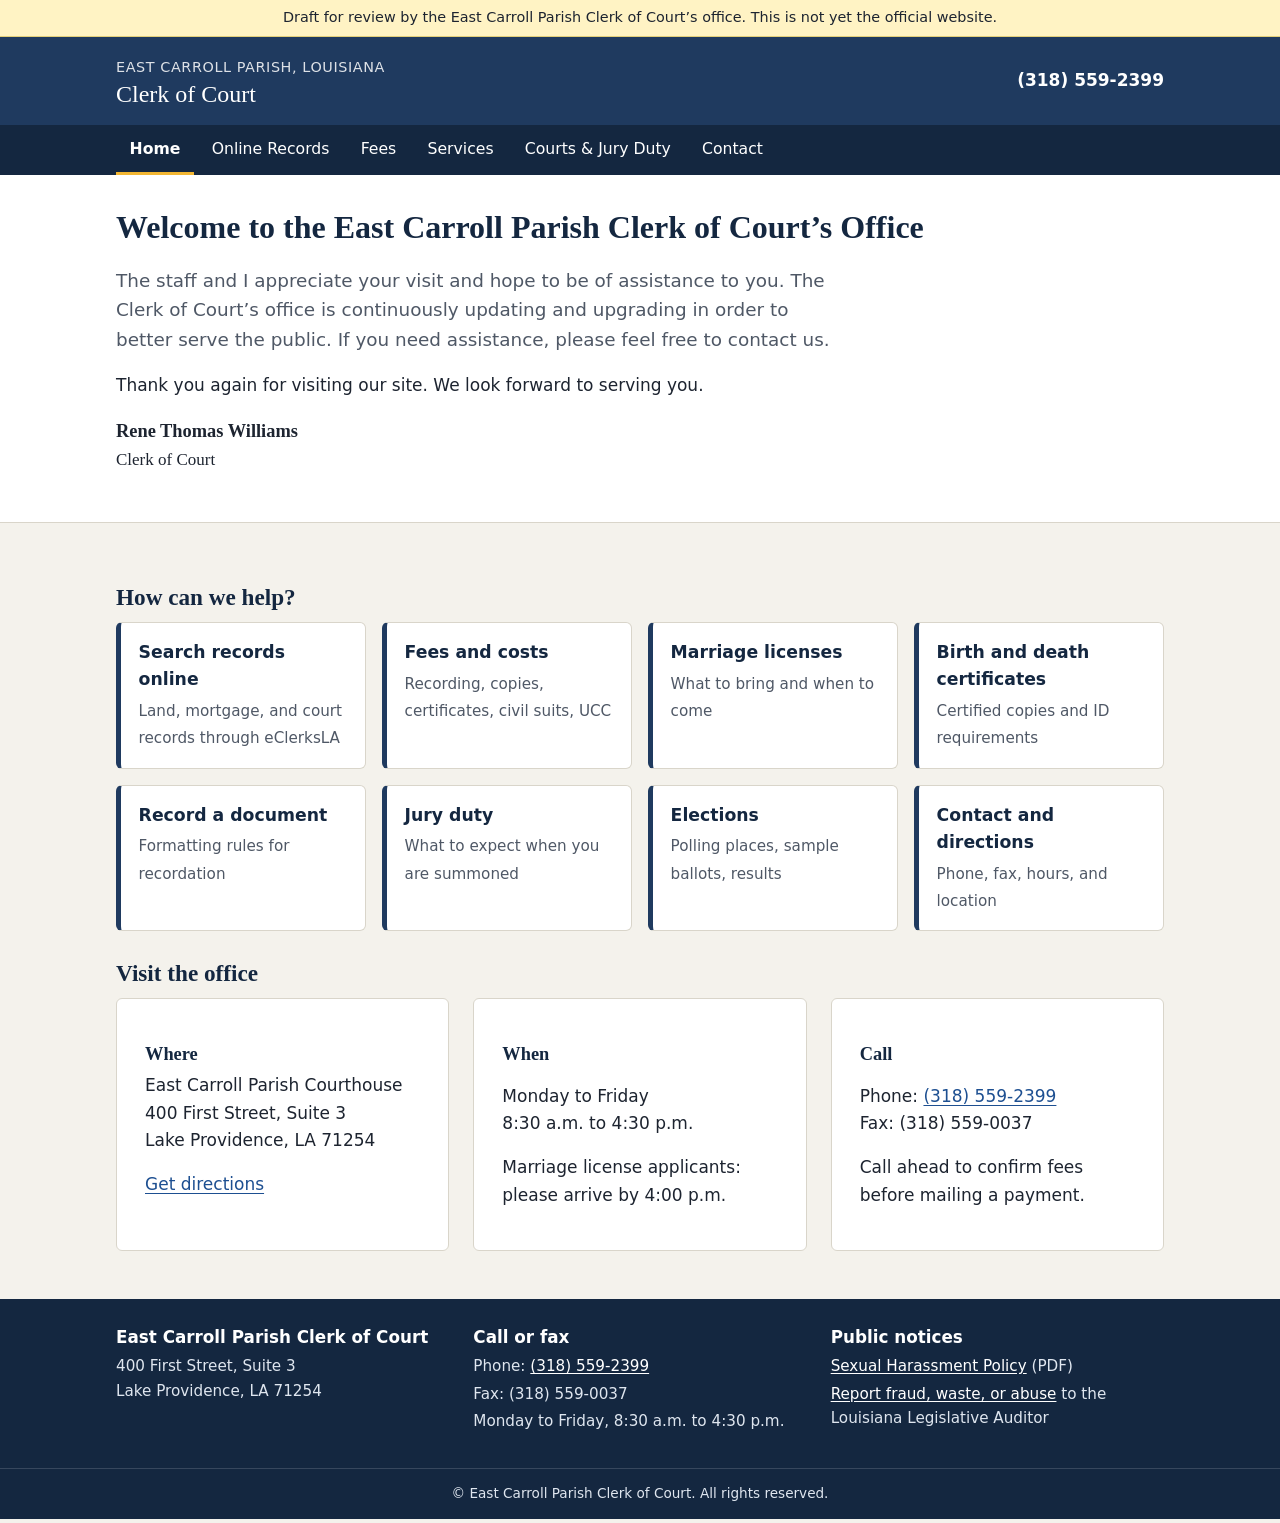
<file: clerk-site/index.html>
<!DOCTYPE html>
<html lang="en">
<head>
<meta charset="utf-8">
<meta name="viewport" content="width=device-width, initial-scale=1">
<title>East Carroll Parish Clerk of Court | Lake Providence, Louisiana</title>
<meta name="description" content="Official information for the East Carroll Parish Clerk of Court: records, fees, marriage licenses, certificates, jury duty, and elections.">
<link rel="stylesheet" href="styles.css">
</head>
<body>
<a class="skip-link" href="#main">Skip to main content</a>
<div class="draft-banner" role="note">Draft for review by the East Carroll Parish Clerk of Court&rsquo;s office. This is not yet the official website.</div>
<header class="site-header">
  <div class="wrap">
    <a class="brand" href="index.html">
      <span class="brand-sub">East Carroll Parish, Louisiana</span>
      <span class="brand-name">Clerk of Court</span>
    </a>
    <a class="header-phone" href="tel:+13185592399">(318) 559-2399</a>
  </div>
</header>
<nav class="site-nav" aria-label="Main">
  <ul>
    <li><a href="index.html" aria-current="page">Home</a></li>
    <li><a href="records.html">Online Records</a></li>
    <li><a href="fees.html">Fees</a></li>
    <li><a href="services.html">Services</a></li>
    <li><a href="court.html">Courts &amp; Jury Duty</a></li>
    <li><a href="contact.html">Contact</a></li>
  </ul>
</nav>
<section class="hero" aria-labelledby="welcome">
  <div class="wrap">
    <h1 id="welcome">Welcome to the East Carroll Parish Clerk of Court&rsquo;s Office</h1>
    <p class="lead">The staff and I appreciate your visit and hope to be of assistance to you. The Clerk of Court&rsquo;s office is continuously updating and upgrading in order to better serve the public. If you need assistance, please feel free to contact us.</p>
    <p>Thank you again for visiting our site. We look forward to serving you.</p>
    <p class="signature"><strong>Rene Thomas Williams</strong>Clerk of Court</p>
  </div>
</section>
<main id="main">
  <div class="wrap">
    <h2>How can we help?</h2>
    <ul class="tasks">
      <li><a href="records.html"><strong>Search records online</strong><span>Land, mortgage, and court records through eClerksLA</span></a></li>
      <li><a href="fees.html"><strong>Fees and costs</strong><span>Recording, copies, certificates, civil suits, UCC</span></a></li>
      <li><a href="services.html#marriage"><strong>Marriage licenses</strong><span>What to bring and when to come</span></a></li>
      <li><a href="services.html#vital-records"><strong>Birth and death certificates</strong><span>Certified copies and ID requirements</span></a></li>
      <li><a href="services.html#recording"><strong>Record a document</strong><span>Formatting rules for recordation</span></a></li>
      <li><a href="court.html#jury"><strong>Jury duty</strong><span>What to expect when you are summoned</span></a></li>
      <li><a href="services.html#elections"><strong>Elections</strong><span>Polling places, sample ballots, results</span></a></li>
      <li><a href="contact.html"><strong>Contact and directions</strong><span>Phone, fax, hours, and location</span></a></li>
    </ul>

    <h2>Visit the office</h2>
    <div class="info-grid">
      <section class="panel" aria-labelledby="where">
        <h3 id="where">Where</h3>
        <address>East Carroll Parish Courthouse<br>400 First Street, Suite 3<br>Lake Providence, LA 71254</address>
        <p><a href="https://www.google.com/maps/search/?api=1&amp;query=400+First+Street+Lake+Providence+LA+71254">Get directions</a></p>
      </section>
      <section class="panel" aria-labelledby="when">
        <h3 id="when">When</h3>
        <p>Monday to Friday<br>8:30 a.m. to 4:30 p.m.</p>
        <p>Marriage license applicants: please arrive by 4:00 p.m.</p>
      </section>
      <section class="panel" aria-labelledby="call">
        <h3 id="call">Call</h3>
        <p>Phone: <a href="tel:+13185592399">(318) 559-2399</a><br>Fax: (318) 559-0037</p>
        <p>Call ahead to confirm fees before mailing a payment.</p>
      </section>
    </div>
  </div>
</main>
<footer class="site-footer">
  <div class="wrap">
    <div>
      <h2>East Carroll Parish Clerk of Court</h2>
      <address>
        <p>400 First Street, Suite 3<br>Lake Providence, LA 71254</p>
      </address>
    </div>
    <div>
      <h2>Call or fax</h2>
      <p>Phone: <a href="tel:+13185592399">(318) 559-2399</a></p>
      <p>Fax: (318) 559-0037</p>
      <p>Monday to Friday, 8:30 a.m. to 4:30 p.m.</p>
    </div>
    <div>
      <h2>Public notices</h2>
      <p><a href="policies/sexual-harassment-policy.pdf">Sexual Harassment Policy</a> (PDF)</p>
      <p><a href="https://www.lla.la.gov/report-fraud">Report fraud, waste, or abuse</a> to the Louisiana Legislative Auditor</p>
    </div>
  </div>
  <p class="copyright">&copy; East Carroll Parish Clerk of Court. All rights reserved.</p>
</footer>
</body>
</html>
</file>
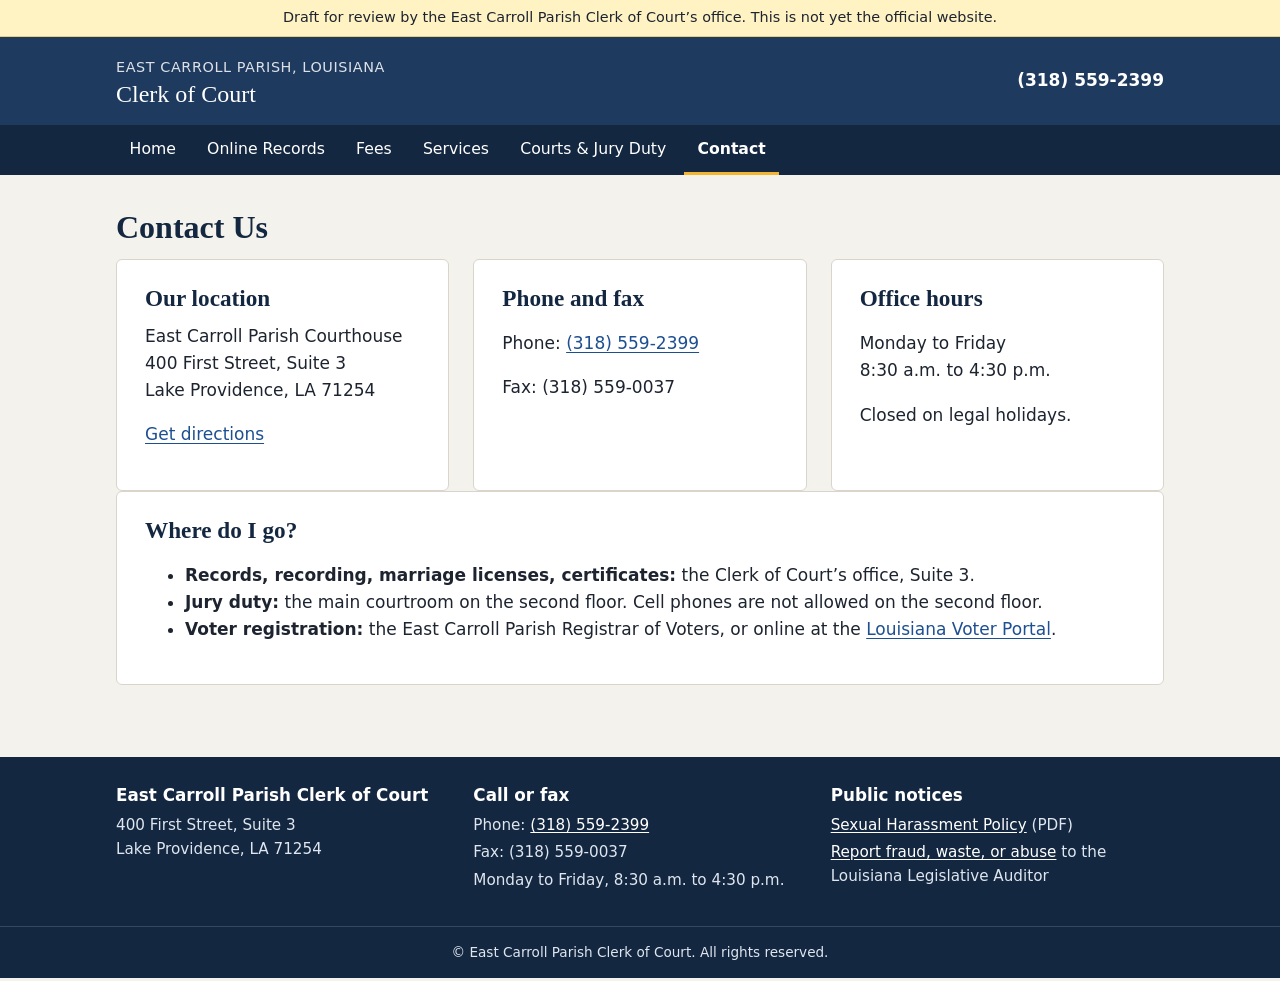
<file: clerk-site/contact.html>
<!DOCTYPE html>
<html lang="en">
<head>
<meta charset="utf-8">
<meta name="viewport" content="width=device-width, initial-scale=1">
<title>Contact | East Carroll Parish Clerk of Court</title>
<meta name="description" content="Address, phone, fax, and office hours for the East Carroll Parish Clerk of Court.">
<link rel="stylesheet" href="styles.css">
</head>
<body>
<a class="skip-link" href="#main">Skip to main content</a>
<div class="draft-banner" role="note">Draft for review by the East Carroll Parish Clerk of Court&rsquo;s office. This is not yet the official website.</div>
<header class="site-header">
  <div class="wrap">
    <a class="brand" href="index.html">
      <span class="brand-sub">East Carroll Parish, Louisiana</span>
      <span class="brand-name">Clerk of Court</span>
    </a>
    <a class="header-phone" href="tel:+13185592399">(318) 559-2399</a>
  </div>
</header>
<nav class="site-nav" aria-label="Main">
  <ul>
    <li><a href="index.html">Home</a></li>
    <li><a href="records.html">Online Records</a></li>
    <li><a href="fees.html">Fees</a></li>
    <li><a href="services.html">Services</a></li>
    <li><a href="court.html">Courts &amp; Jury Duty</a></li>
    <li><a href="contact.html" aria-current="page">Contact</a></li>
  </ul>
</nav>
<main id="main">
  <div class="wrap">
    <h1>Contact Us</h1>
    <div class="info-grid">
      <section class="panel" aria-labelledby="loc">
        <h2 id="loc">Our location</h2>
        <address>East Carroll Parish Courthouse<br>400 First Street, Suite 3<br>Lake Providence, LA 71254</address>
        <p><a href="https://www.google.com/maps/search/?api=1&amp;query=400+First+Street+Lake+Providence+LA+71254">Get directions</a></p>
      </section>
      <section class="panel" aria-labelledby="phone">
        <h2 id="phone">Phone and fax</h2>
        <p>Phone: <a href="tel:+13185592399">(318) 559-2399</a></p>
        <p>Fax: (318) 559-0037</p>
      </section>
      <section class="panel" aria-labelledby="hours">
        <h2 id="hours">Office hours</h2>
        <p>Monday to Friday<br>8:30 a.m. to 4:30 p.m.</p>
        <p>Closed on legal holidays.</p>
      </section>
    </div>

    <section class="panel">
      <h2>Where do I go?</h2>
      <ul>
        <li><strong>Records, recording, marriage licenses, certificates:</strong> the Clerk of Court&rsquo;s office, Suite 3.</li>
        <li><strong>Jury duty:</strong> the main courtroom on the second floor. Cell phones are not allowed on the second floor.</li>
        <li><strong>Voter registration:</strong> the East Carroll Parish Registrar of Voters, or online at the <a href="https://voterportal.sos.la.gov/">Louisiana Voter Portal</a>.</li>
      </ul>
    </section>
  </div>
</main>
<footer class="site-footer">
  <div class="wrap">
    <div>
      <h2>East Carroll Parish Clerk of Court</h2>
      <address>
        <p>400 First Street, Suite 3<br>Lake Providence, LA 71254</p>
      </address>
    </div>
    <div>
      <h2>Call or fax</h2>
      <p>Phone: <a href="tel:+13185592399">(318) 559-2399</a></p>
      <p>Fax: (318) 559-0037</p>
      <p>Monday to Friday, 8:30 a.m. to 4:30 p.m.</p>
    </div>
    <div>
      <h2>Public notices</h2>
      <p><a href="policies/sexual-harassment-policy.pdf">Sexual Harassment Policy</a> (PDF)</p>
      <p><a href="https://www.lla.la.gov/report-fraud">Report fraud, waste, or abuse</a> to the Louisiana Legislative Auditor</p>
    </div>
  </div>
  <p class="copyright">&copy; East Carroll Parish Clerk of Court. All rights reserved.</p>
</footer>
</body>
</html>
</file>
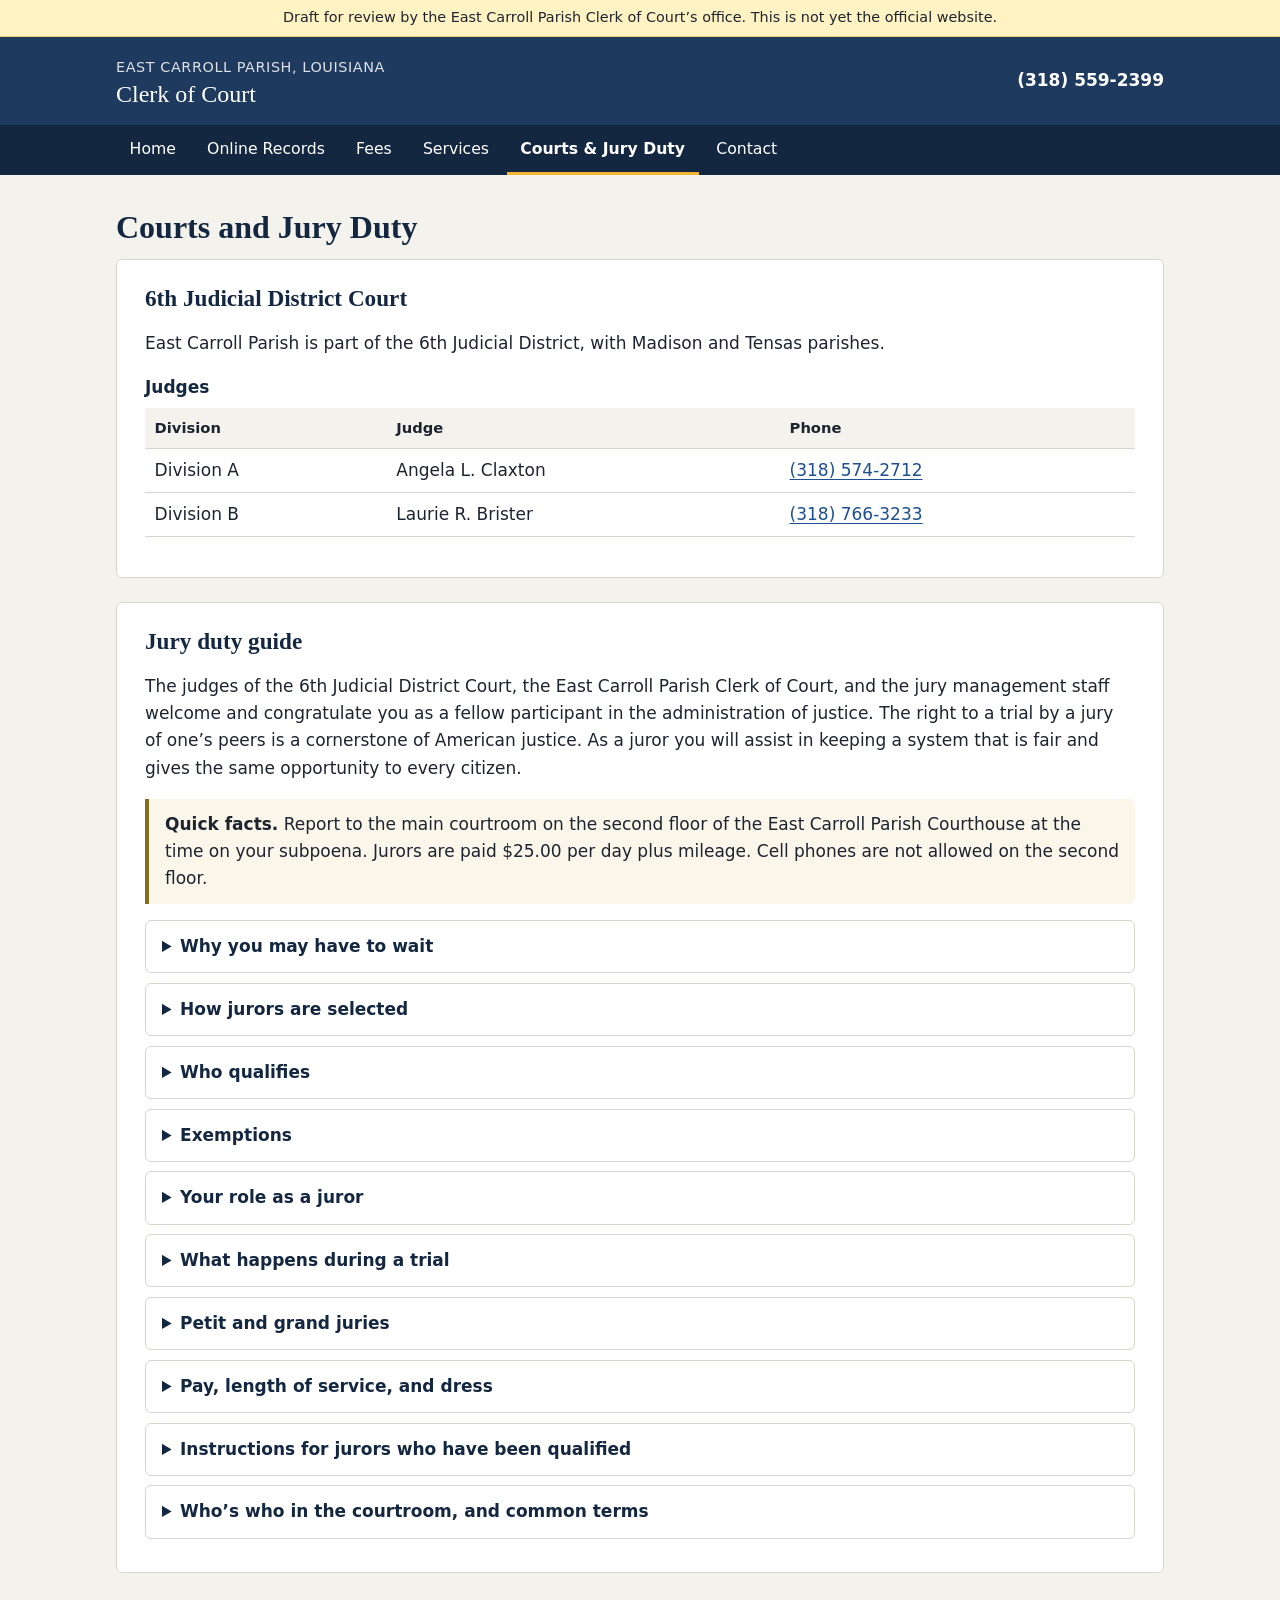
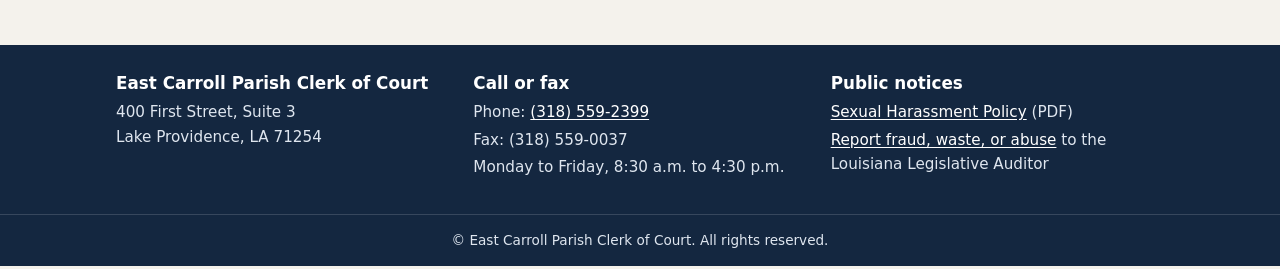
<file: clerk-site/court.html>
<!DOCTYPE html>
<html lang="en">
<head>
<meta charset="utf-8">
<meta name="viewport" content="width=device-width, initial-scale=1">
<title>Courts and Jury Duty | East Carroll Parish Clerk of Court</title>
<meta name="description" content="6th Judicial District Court information and the East Carroll Parish jury duty guide.">
<link rel="stylesheet" href="styles.css">
</head>
<body>
<a class="skip-link" href="#main">Skip to main content</a>
<div class="draft-banner" role="note">Draft for review by the East Carroll Parish Clerk of Court&rsquo;s office. This is not yet the official website.</div>
<header class="site-header">
  <div class="wrap">
    <a class="brand" href="index.html">
      <span class="brand-sub">East Carroll Parish, Louisiana</span>
      <span class="brand-name">Clerk of Court</span>
    </a>
    <a class="header-phone" href="tel:+13185592399">(318) 559-2399</a>
  </div>
</header>
<nav class="site-nav" aria-label="Main">
  <ul>
    <li><a href="index.html">Home</a></li>
    <li><a href="records.html">Online Records</a></li>
    <li><a href="fees.html">Fees</a></li>
    <li><a href="services.html">Services</a></li>
    <li><a href="court.html" aria-current="page">Courts &amp; Jury Duty</a></li>
    <li><a href="contact.html">Contact</a></li>
  </ul>
</nav>
<main id="main">
  <div class="wrap">
    <h1>Courts and Jury Duty</h1>

    <section class="panel">
      <h2>6th Judicial District Court</h2>
      <p>East Carroll Parish is part of the 6th Judicial District, with Madison and Tensas parishes.</p>
      <table>
        <caption>Judges</caption>
        <thead><tr><th scope="col">Division</th><th scope="col">Judge</th><th scope="col">Phone</th></tr></thead>
        <tbody>
          <tr><td>Division A</td><td>Angela L. Claxton</td><td><a href="tel:+13185742712">(318) 574-2712</a></td></tr>
          <tr><td>Division B</td><td>Laurie R. Brister</td><td><a href="tel:+13187663233">(318) 766-3233</a></td></tr>
        </tbody>
      </table>
    </section>

    <section class="panel" id="jury">
      <h2>Jury duty guide</h2>
      <p>The judges of the 6th Judicial District Court, the East Carroll Parish Clerk of Court, and the jury management staff welcome and congratulate you as a fellow participant in the administration of justice. The right to a trial by a jury of one&rsquo;s peers is a cornerstone of American justice. As a juror you will assist in keeping a system that is fair and gives the same opportunity to every citizen.</p>
      <div class="note"><strong>Quick facts.</strong> Report to the main courtroom on the second floor of the East Carroll Parish Courthouse at the time on your subpoena. Jurors are paid $25.00 per day plus mileage. Cell phones are not allowed on the second floor.</div>

      <details>
        <summary>Why you may have to wait</summary>
        <p>Efforts are made to move cases quickly, but many matters must be settled before a jury is called. Witnesses may need to be located, attorneys may file motions, and other issues can delay calling the panel to the courtroom. The judges ask for your patience and will make your service as short and efficient as possible.</p>
      </details>

      <details>
        <summary>How jurors are selected</summary>
        <p>Once a year, the names of all licensed drivers and registered voters of East Carroll Parish are entered into the Clerk of Court&rsquo;s computer system. The system removes duplicate names, then randomly selects the people who will receive a subpoena for jury duty.</p>
      </details>

      <details>
        <summary>Who qualifies</summary>
        <p>Under Louisiana law, a prospective juror must:</p>
        <ul>
          <li>Be a citizen of the United States and of Louisiana, and have lived in East Carroll Parish for at least one year before service</li>
          <li>Be at least 18 years old</li>
          <li>Be able to read, write, and speak English</li>
          <li>Not have a mental or physical infirmity that makes service impossible</li>
          <li>Not be under indictment for a felony, or convicted of a felony for which they have not been pardoned</li>
        </ul>
        <p>If you do not meet all of these requirements, contact the judge&rsquo;s office to be excused. If jury service would cause undue or extreme hardship, you may contact the judge&rsquo;s office to request a postponement or excuse.</p>
      </details>

      <details>
        <summary>Exemptions</summary>
        <p>Since April 28, 1994, Louisiana Supreme Court rules have eliminated group and occupational exemptions. You may claim an exemption if you:</p>
        <ul>
          <li>Served on a jury or in the jury pool in the 6th Judicial District within the last two years, or</li>
          <li>Are 70 years of age or older</li>
        </ul>
        <p>You may still serve if you wish. If you claim an exemption, the Clerk of Court will help you present the necessary proof.</p>
      </details>

      <details>
        <summary>Your role as a juror</summary>
        <p>Report to the East Carroll Parish Courthouse at the time and date on your subpoena, in the main courtroom on the second floor. The assigned judge will determine whether you are qualified. Potential jurors may then be asked to wait in the old Police Jury room, also on the second floor. Please do not leave that area.</p>
        <p>In the courtroom, please be respectful, alert, courteous, and honest about your feelings and opinions. If you are selected, pay attention at all times and follow the judge&rsquo;s instructions. If you have a problem, such as not being able to hear a witness, or an urgent question, ask the bailiff to notify the judge.</p>
        <p>After all the evidence and closing arguments, the judge will instruct you on the law. You will then be escorted to the jury deliberation room.</p>
      </details>

      <details>
        <summary>What happens during a trial</summary>
        <ol>
          <li><strong>Introduction.</strong> The judge tells you the names of the parties, their lawyers, and the nature of the case.</li>
          <li><strong>Voir dire.</strong> The attorneys and the court question you to make sure you can be impartial. Attorneys may challenge a prospective juror for cause, and each side has a limited number of peremptory challenges that need no reason. A challenge is not personal; the attorney is using a right the law gives the client.</li>
          <li><strong>The jury is seated.</strong> Some cases use a six-person jury and others a twelve-person jury.</li>
          <li><strong>Opening statements.</strong> The plaintiff&rsquo;s attorney (civil) or the District Attorney (criminal) explains what they intend to prove. The defense may also make an opening statement.</li>
          <li><strong>Evidence.</strong> The side that brought the case presents witnesses, documents, and exhibits; the other side may cross-examine each witness, and then presents its own case. When an attorney objects, the judge rules on the question of law, sometimes after sending the jury out of the room.</li>
          <li><strong>Closing arguments.</strong> Each attorney sums up the case. These arguments are not evidence.</li>
          <li><strong>Instructions.</strong> The judge explains your duties, the law in the case, the possible verdicts, and their consequences.</li>
          <li><strong>Deliberation.</strong> You choose a foreperson, who presides over deliberations and brings the verdict to court. The jury may be polled individually, and the verdict may be given in open court or by secret ballot viewed by the judge and attorneys. The Clerk of Court seals the ballots in the record.</li>
          <li><strong>Dismissal.</strong> The judge thanks and dismisses you.</li>
        </ol>
      </details>

      <details>
        <summary>Petit and grand juries</summary>
        <p>A <strong>petit jury</strong> hears and decides cases. In criminal cases the State is the plaintiff and the accused is the defendant; criminal trials can involve traffic, misdemeanor, felony, and capital cases.</p>
        <p>A <strong>grand jury</strong> does not decide cases. It has broad power to investigate criminal offenses and to examine the performance of public officials and institutions, and may charge a person with a crime to be tried before a petit jury. Its deliberations are secret and are conducted with the District Attorney or an assistant district attorney.</p>
      </details>

      <details>
        <summary>Pay, length of service, and dress</summary>
        <p><strong>Pay.</strong> Jurors receive $25.00 per day plus mileage.</p>
        <p><strong>Length of service.</strong> The first day is normally limited to selecting juries for trials held that week. Jurors selected for a case return on the trial dates. Most trials last several days.</p>
        <p><strong>Dress.</strong> Proper attire is required. Shorts, men&rsquo;s hats, muscle shirts, halter or midriff tops, and other inappropriate dress are not allowed. Cell phones are not allowed on the second floor of the courthouse.</p>
      </details>

      <details>
        <summary>Instructions for jurors who have been qualified</summary>
        <ul>
          <li>Write your juror number in the upper right-hand corner of your instruction sheet.</li>
          <li>Each evening, call to find out which juror numbers must report the next day. If you are called, arrive at least 15 minutes before court begins so roll can be taken on time.</li>
          <li>Do not discuss the case with other prospective jurors while you wait, and do not try to learn facts about the case on your own. All the evidence you need will be presented in the courtroom.</li>
          <li>You may bring reading material for the waiting period, but no legal materials and nothing about the current trial.</li>
          <li>Stay in the courtroom area during selection except for lunch and recesses. A bailiff will be present to help you.</li>
          <li>Do not read, watch, or listen to news accounts of the trial.</li>
          <li>The attorneys are under court order not to talk with you. This avoids any appearance of wrongdoing.</li>
        </ul>
      </details>

      <details>
        <summary>Who&rsquo;s who in the courtroom, and common terms</summary>
        <dl class="glossary">
          <dt>Judge</dt>
          <dd>An elected officer who presides over the court and administers the law.</dd>
          <dt>District Attorney (D.A.)</dt>
          <dd>The prosecuting officer who represents the State in criminal trials.</dd>
          <dt>Lawyer (attorney, counsel)</dt>
          <dd>The legal representative of a party in a trial.</dd>
          <dt>Court reporter</dt>
          <dd>The person who records and transcribes the official proceedings of a trial.</dd>
          <dt>Bailiff</dt>
          <dd>The official in each courtroom who attends to the security and comfort of the judges, jurors, and the court in general.</dd>
          <dt>Bench</dt>
          <dd>The seat occupied by the judge in court.</dd>
          <dt>Bill of information</dt>
          <dd>A formal charge of violation of a criminal statute made against a person by the District Attorney and filed with the Clerk of Court.</dd>
          <dt>Challenge</dt>
          <dd>During jury selection, attorneys for either side may ask the court to excuse certain people from a particular jury. A <em>challenge for cause</em> is made when an attorney believes a person is not appropriate for the case, for example someone who was recently a party to a similar suit or is related to the attorneys or parties; the judge decides. Each side also has a limited number of <em>peremptory challenges</em>, which the judge automatically grants.</dd>
          <dt>Chambers</dt>
          <dd>The private office of a judge.</dd>
          <dt>Civil law</dt>
          <dd>Disputes between individuals, corporations, other private entities, or public bodies such as the parish or the State, in which no violation of a criminal law is charged.</dd>
          <dt>Criminal law</dt>
          <dd>Law dealing with acts or omissions that a legislative body has identified as contrary to the public interest and to which criminal penalties are attached.</dd>
          <dt>Cross-examination</dt>
          <dd>Questioning of a witness by the party opposed to the one who called the witness, to test the truth of the testimony.</dd>
          <dt>Defendant</dt>
          <dd>In a civil action, the party being sued. In a criminal case, the person charged with violating a criminal statute.</dd>
          <dt>Direct examination</dt>
          <dd>The first questioning of a witness by the party who called the witness.</dd>
          <dt>Expert witness</dt>
          <dd>A person qualified by skill, training, or experience to speak with authority on a subject. The court decides whether a witness qualifies as an expert. An expert may offer opinions as well as observations.</dd>
          <dt>Grand jury</dt>
          <dd>A jury that inquires into complaints and accusations of criminal violations. It hears testimony and evidence and may bring charges by indictment. It does not decide guilt or innocence.</dd>
          <dt>Indictment</dt>
          <dd>A formal accusation by a grand jury that a person has violated one or more criminal statutes.</dd>
          <dt>Instructions</dt>
          <dd>The judge&rsquo;s directions to the jury on the law that applies to the case and how to apply it to the facts.</dd>
          <dt>Intervener</dt>
          <dd>A person who voluntarily enters a case with the court&rsquo;s permission.</dd>
          <dt>Jury pool</dt>
          <dd>A randomly chosen group of people from which jury panels are drawn.</dd>
          <dt>Jury term</dt>
          <dd>The length of time a citizen serves in a jury pool.</dd>
          <dt>Minute clerk</dt>
          <dd>A deputy clerk of court who administers the oath to jurors and witnesses and receives evidence as it is introduced.</dd>
          <dt>Motion</dt>
          <dd>A formal request by an attorney asking the court to take a specific action.</dd>
          <dt>Objection</dt>
          <dd>A lawyer&rsquo;s protest against a procedure or action at trial, such as offering certain evidence, that the lawyer believes the rules do not allow. The judge sustains or overrules it.</dd>
          <dt>Panel</dt>
          <dd>A group of prospective jurors from which the jury for a particular case is chosen.</dd>
          <dt>Petit jury</dt>
          <dd>A jury that decides the facts and renders a verdict in a particular trial.</dd>
          <dt>Plaintiff</dt>
          <dd>In a civil action, the party who files suit.</dd>
          <dt>Plea</dt>
          <dd>A defendant&rsquo;s answer to the charges.</dd>
          <dt>Settlement</dt>
          <dd>An agreement between the parties that ends a dispute without a trial.</dd>
          <dt>Statute</dt>
          <dd>A written law enacted by a legislative body such as a city council, the Legislature, or Congress.</dd>
          <dt>Verdict</dt>
          <dd>The jury&rsquo;s formal decision. In a criminal case it concerns guilt or innocence; in a civil case, whether the plaintiff proved the case and, if so, the damages.</dd>
          <dt>Voir dire</dt>
          <dd>Questioning of prospective jurors by the judge and attorneys to decide whether each can fairly hear the case.</dd>
          <dt>Witness</dt>
          <dd>A person who testifies under oath about what they saw, heard, or otherwise observed.</dd>
        </dl>
      </details>
    </section>
  </div>
</main>
<footer class="site-footer">
  <div class="wrap">
    <div>
      <h2>East Carroll Parish Clerk of Court</h2>
      <address>
        <p>400 First Street, Suite 3<br>Lake Providence, LA 71254</p>
      </address>
    </div>
    <div>
      <h2>Call or fax</h2>
      <p>Phone: <a href="tel:+13185592399">(318) 559-2399</a></p>
      <p>Fax: (318) 559-0037</p>
      <p>Monday to Friday, 8:30 a.m. to 4:30 p.m.</p>
    </div>
    <div>
      <h2>Public notices</h2>
      <p><a href="policies/sexual-harassment-policy.pdf">Sexual Harassment Policy</a> (PDF)</p>
      <p><a href="https://www.lla.la.gov/report-fraud">Report fraud, waste, or abuse</a> to the Louisiana Legislative Auditor</p>
    </div>
  </div>
  <p class="copyright">&copy; East Carroll Parish Clerk of Court. All rights reserved.</p>
</footer>
</body>
</html>
</file>
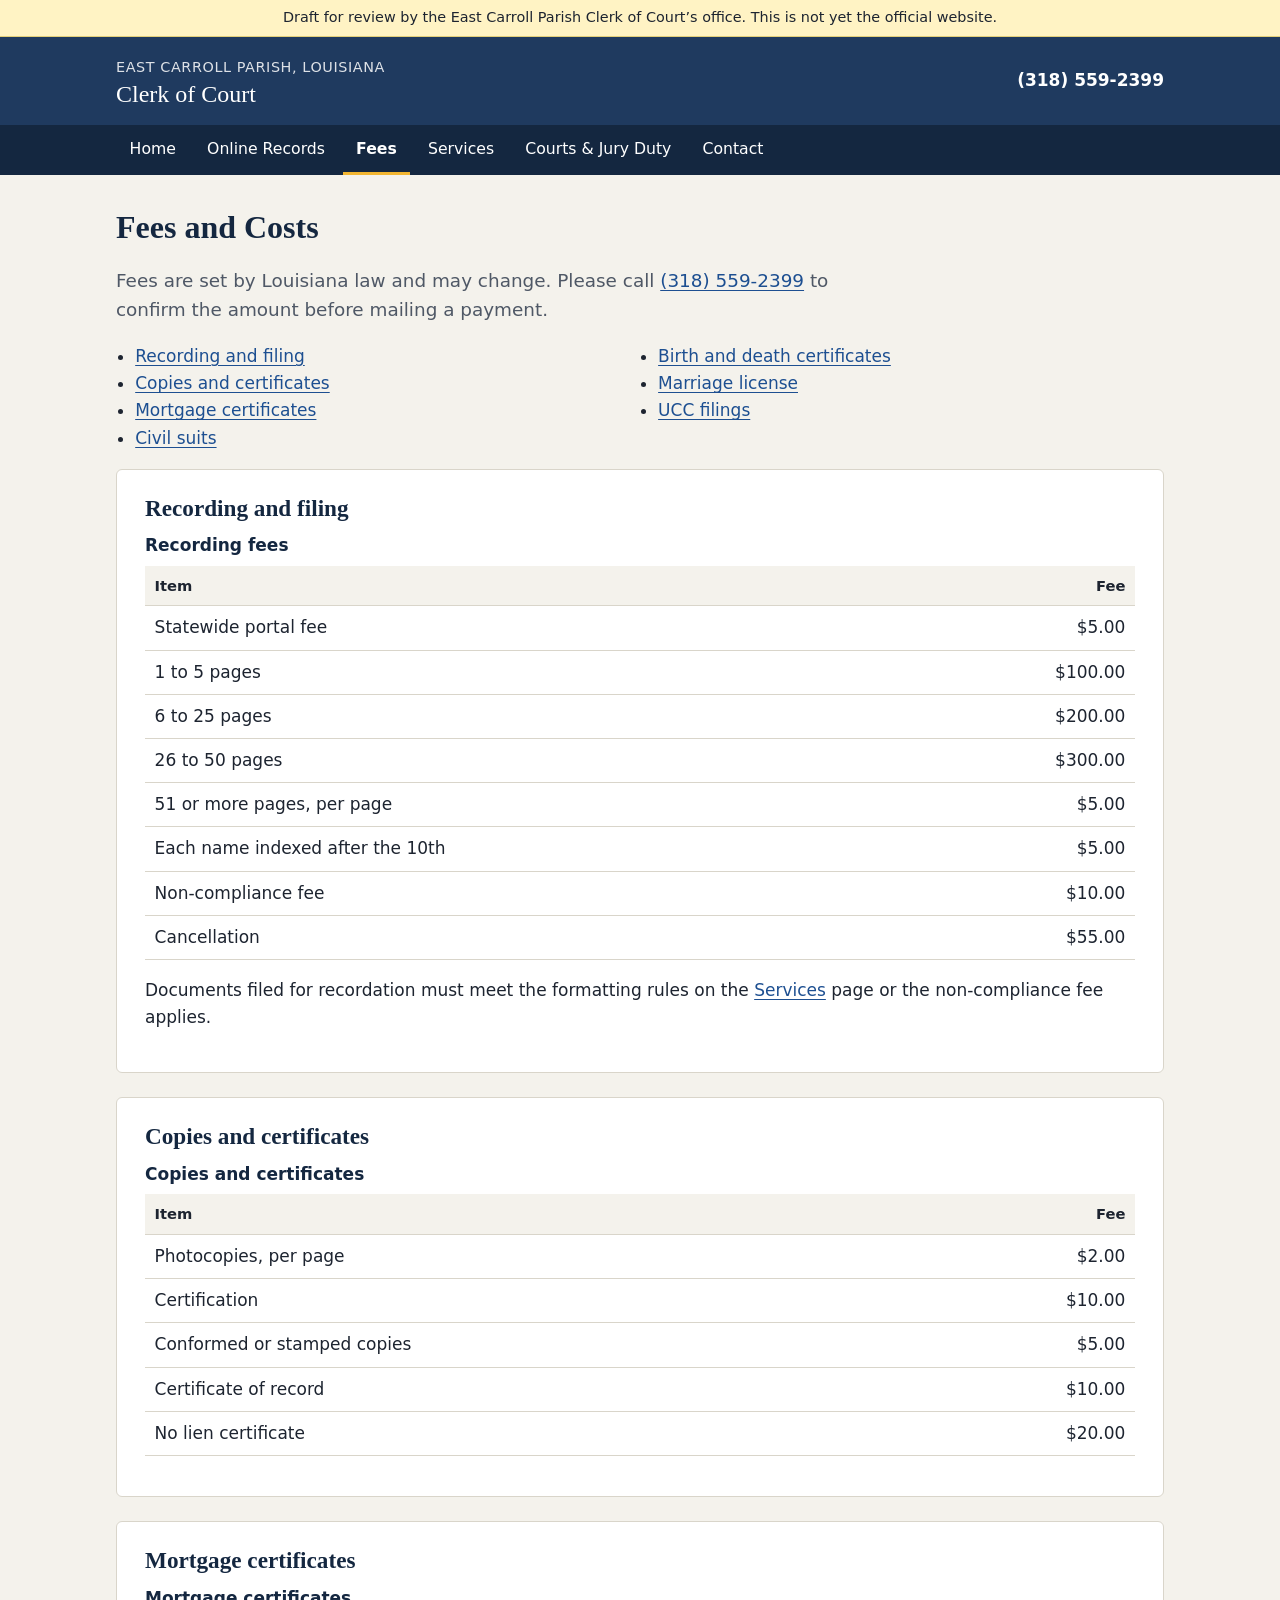
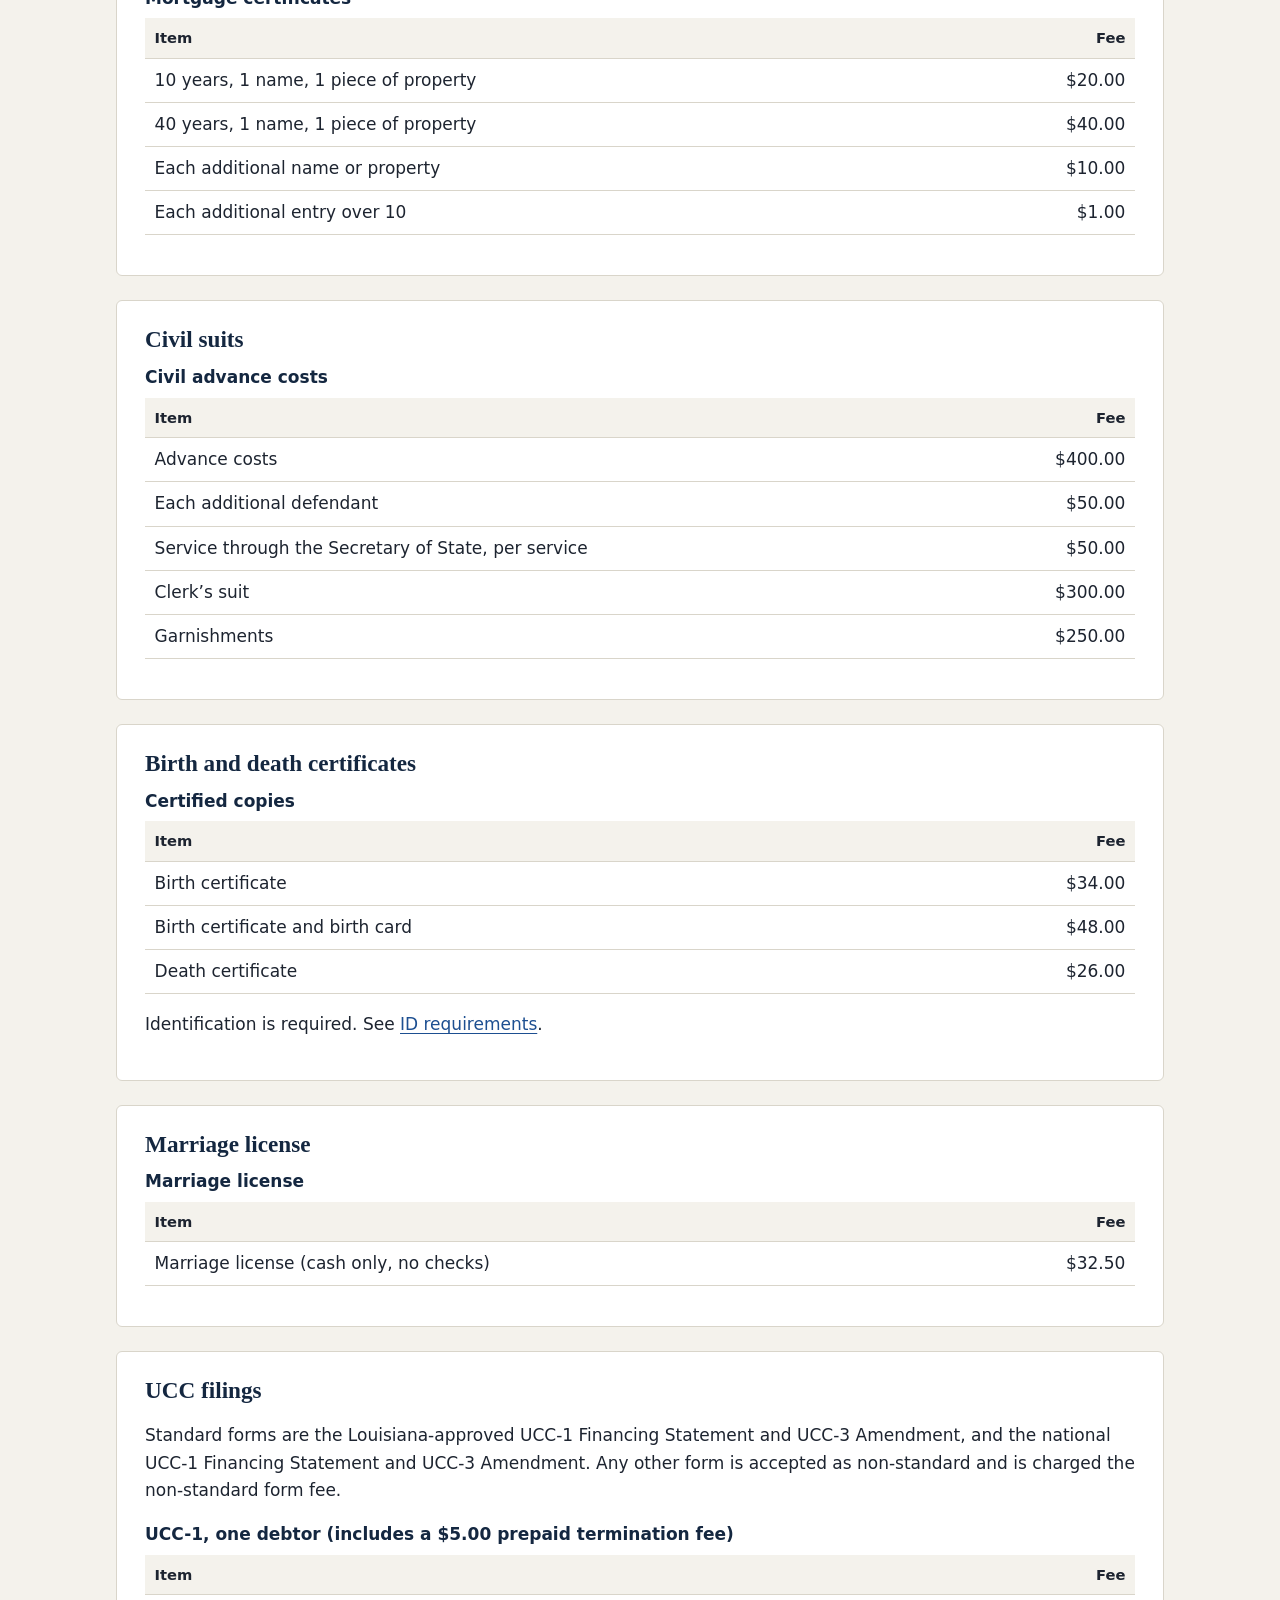
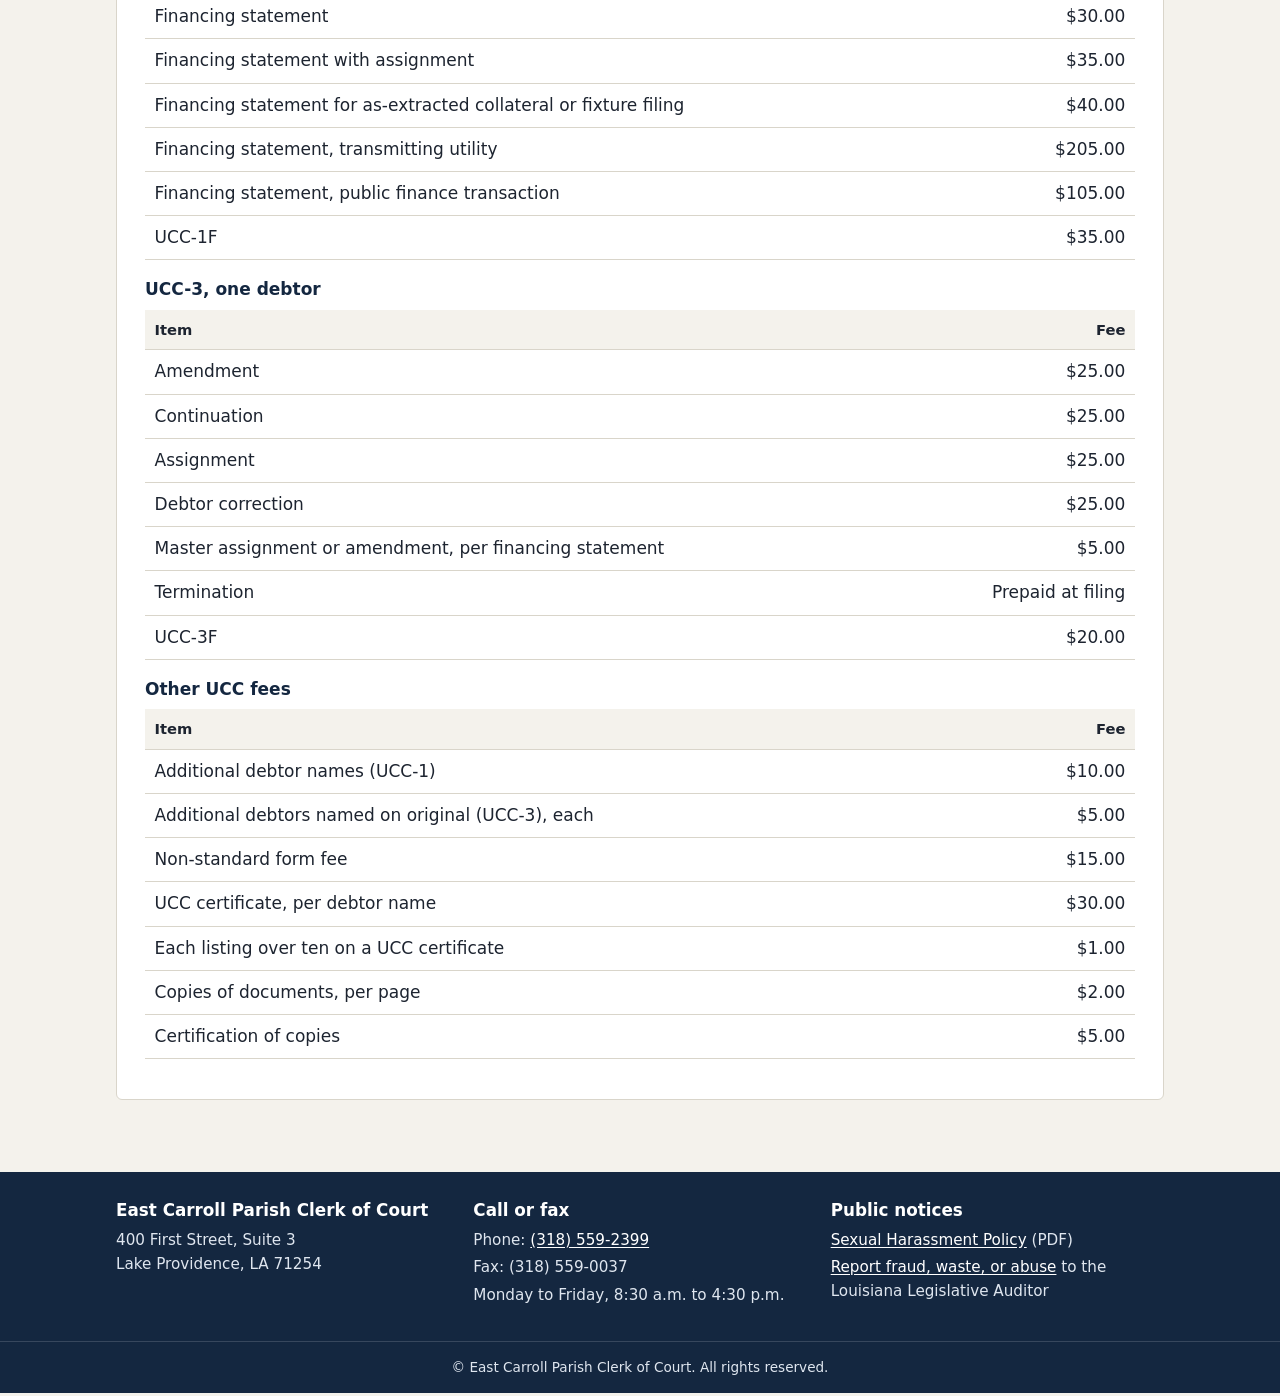
<file: clerk-site/fees.html>
<!DOCTYPE html>
<html lang="en">
<head>
<meta charset="utf-8">
<meta name="viewport" content="width=device-width, initial-scale=1">
<title>Fees and Costs | East Carroll Parish Clerk of Court</title>
<meta name="description" content="Recording, copy, certificate, civil suit, marriage license, and UCC fees.">
<link rel="stylesheet" href="styles.css">
</head>
<body>
<a class="skip-link" href="#main">Skip to main content</a>
<div class="draft-banner" role="note">Draft for review by the East Carroll Parish Clerk of Court&rsquo;s office. This is not yet the official website.</div>
<header class="site-header">
  <div class="wrap">
    <a class="brand" href="index.html">
      <span class="brand-sub">East Carroll Parish, Louisiana</span>
      <span class="brand-name">Clerk of Court</span>
    </a>
    <a class="header-phone" href="tel:+13185592399">(318) 559-2399</a>
  </div>
</header>
<nav class="site-nav" aria-label="Main">
  <ul>
    <li><a href="index.html">Home</a></li>
    <li><a href="records.html">Online Records</a></li>
    <li><a href="fees.html" aria-current="page">Fees</a></li>
    <li><a href="services.html">Services</a></li>
    <li><a href="court.html">Courts &amp; Jury Duty</a></li>
    <li><a href="contact.html">Contact</a></li>
  </ul>
</nav>
<main id="main">
  <div class="wrap">
    <h1>Fees and Costs</h1>
    <p class="lead">Fees are set by Louisiana law and may change. Please call <a href="tel:+13185592399">(318) 559-2399</a> to confirm the amount before mailing a payment.</p>

    <nav aria-label="On this page">
      <ul class="toc">
        <li><a href="#recording">Recording and filing</a></li>
        <li><a href="#copies">Copies and certificates</a></li>
        <li><a href="#mortgage">Mortgage certificates</a></li>
        <li><a href="#civil">Civil suits</a></li>
        <li><a href="#vital">Birth and death certificates</a></li>
        <li><a href="#marriage-fee">Marriage license</a></li>
        <li><a href="#ucc">UCC filings</a></li>
      </ul>
    </nav>

    <section class="panel" id="recording">
      <h2>Recording and filing</h2>
      <table>
        <caption>Recording fees</caption>
        <thead><tr><th scope="col">Item</th><th scope="col" class="fee">Fee</th></tr></thead>
        <tbody>
          <tr><td>Statewide portal fee</td><td class="fee">$5.00</td></tr>
          <tr><td>1 to 5 pages</td><td class="fee">$100.00</td></tr>
          <tr><td>6 to 25 pages</td><td class="fee">$200.00</td></tr>
          <tr><td>26 to 50 pages</td><td class="fee">$300.00</td></tr>
          <tr><td>51 or more pages, per page</td><td class="fee">$5.00</td></tr>
          <tr><td>Each name indexed after the 10th</td><td class="fee">$5.00</td></tr>
          <tr><td>Non-compliance fee</td><td class="fee">$10.00</td></tr>
          <tr><td>Cancellation</td><td class="fee">$55.00</td></tr>
        </tbody>
      </table>
      <p>Documents filed for recordation must meet the formatting rules on the <a href="services.html#recording">Services</a> page or the non-compliance fee applies.</p>
    </section>

    <section class="panel" id="copies">
      <h2>Copies and certificates</h2>
      <table>
        <caption>Copies and certificates</caption>
        <thead><tr><th scope="col">Item</th><th scope="col" class="fee">Fee</th></tr></thead>
        <tbody>
          <tr><td>Photocopies, per page</td><td class="fee">$2.00</td></tr>
          <tr><td>Certification</td><td class="fee">$10.00</td></tr>
          <tr><td>Conformed or stamped copies</td><td class="fee">$5.00</td></tr>
          <tr><td>Certificate of record</td><td class="fee">$10.00</td></tr>
          <tr><td>No lien certificate</td><td class="fee">$20.00</td></tr>
        </tbody>
      </table>
    </section>

    <section class="panel" id="mortgage">
      <h2>Mortgage certificates</h2>
      <table>
        <caption>Mortgage certificates</caption>
        <thead><tr><th scope="col">Item</th><th scope="col" class="fee">Fee</th></tr></thead>
        <tbody>
          <tr><td>10 years, 1 name, 1 piece of property</td><td class="fee">$20.00</td></tr>
          <tr><td>40 years, 1 name, 1 piece of property</td><td class="fee">$40.00</td></tr>
          <tr><td>Each additional name or property</td><td class="fee">$10.00</td></tr>
          <tr><td>Each additional entry over 10</td><td class="fee">$1.00</td></tr>
        </tbody>
      </table>
    </section>

    <section class="panel" id="civil">
      <h2>Civil suits</h2>
      <table>
        <caption>Civil advance costs</caption>
        <thead><tr><th scope="col">Item</th><th scope="col" class="fee">Fee</th></tr></thead>
        <tbody>
          <tr><td>Advance costs</td><td class="fee">$400.00</td></tr>
          <tr><td>Each additional defendant</td><td class="fee">$50.00</td></tr>
          <tr><td>Service through the Secretary of State, per service</td><td class="fee">$50.00</td></tr>
          <tr><td>Clerk&rsquo;s suit</td><td class="fee">$300.00</td></tr>
          <tr><td>Garnishments</td><td class="fee">$250.00</td></tr>
        </tbody>
      </table>
    </section>

    <section class="panel" id="vital">
      <h2>Birth and death certificates</h2>
      <table>
        <caption>Certified copies</caption>
        <thead><tr><th scope="col">Item</th><th scope="col" class="fee">Fee</th></tr></thead>
        <tbody>
          <tr><td>Birth certificate</td><td class="fee">$34.00</td></tr>
          <tr><td>Birth certificate and birth card</td><td class="fee">$48.00</td></tr>
          <tr><td>Death certificate</td><td class="fee">$26.00</td></tr>
        </tbody>
      </table>
      <p>Identification is required. See <a href="services.html#vital-records">ID requirements</a>.</p>
    </section>

    <section class="panel" id="marriage-fee">
      <h2>Marriage license</h2>
      <table>
        <caption>Marriage license</caption>
        <thead><tr><th scope="col">Item</th><th scope="col" class="fee">Fee</th></tr></thead>
        <tbody>
          <tr><td>Marriage license (cash only, no checks)</td><td class="fee">$32.50</td></tr>
        </tbody>
      </table>
    </section>

    <section class="panel" id="ucc">
      <h2>UCC filings</h2>
      <p>Standard forms are the Louisiana-approved UCC-1 Financing Statement and UCC-3 Amendment, and the national UCC-1 Financing Statement and UCC-3 Amendment. Any other form is accepted as non-standard and is charged the non-standard form fee.</p>
      <table>
        <caption>UCC-1, one debtor (includes a $5.00 prepaid termination fee)</caption>
        <thead><tr><th scope="col">Item</th><th scope="col" class="fee">Fee</th></tr></thead>
        <tbody>
          <tr><td>Financing statement</td><td class="fee">$30.00</td></tr>
          <tr><td>Financing statement with assignment</td><td class="fee">$35.00</td></tr>
          <tr><td>Financing statement for as-extracted collateral or fixture filing</td><td class="fee">$40.00</td></tr>
          <tr><td>Financing statement, transmitting utility</td><td class="fee">$205.00</td></tr>
          <tr><td>Financing statement, public finance transaction</td><td class="fee">$105.00</td></tr>
          <tr><td>UCC-1F</td><td class="fee">$35.00</td></tr>
        </tbody>
      </table>
      <table>
        <caption>UCC-3, one debtor</caption>
        <thead><tr><th scope="col">Item</th><th scope="col" class="fee">Fee</th></tr></thead>
        <tbody>
          <tr><td>Amendment</td><td class="fee">$25.00</td></tr>
          <tr><td>Continuation</td><td class="fee">$25.00</td></tr>
          <tr><td>Assignment</td><td class="fee">$25.00</td></tr>
          <tr><td>Debtor correction</td><td class="fee">$25.00</td></tr>
          <tr><td>Master assignment or amendment, per financing statement</td><td class="fee">$5.00</td></tr>
          <tr><td>Termination</td><td class="fee">Prepaid at filing</td></tr>
          <tr><td>UCC-3F</td><td class="fee">$20.00</td></tr>
        </tbody>
      </table>
      <table>
        <caption>Other UCC fees</caption>
        <thead><tr><th scope="col">Item</th><th scope="col" class="fee">Fee</th></tr></thead>
        <tbody>
          <tr><td>Additional debtor names (UCC-1)</td><td class="fee">$10.00</td></tr>
          <tr><td>Additional debtors named on original (UCC-3), each</td><td class="fee">$5.00</td></tr>
          <tr><td>Non-standard form fee</td><td class="fee">$15.00</td></tr>
          <tr><td>UCC certificate, per debtor name</td><td class="fee">$30.00</td></tr>
          <tr><td>Each listing over ten on a UCC certificate</td><td class="fee">$1.00</td></tr>
          <tr><td>Copies of documents, per page</td><td class="fee">$2.00</td></tr>
          <tr><td>Certification of copies</td><td class="fee">$5.00</td></tr>
        </tbody>
      </table>
    </section>
  </div>
</main>
<footer class="site-footer">
  <div class="wrap">
    <div>
      <h2>East Carroll Parish Clerk of Court</h2>
      <address>
        <p>400 First Street, Suite 3<br>Lake Providence, LA 71254</p>
      </address>
    </div>
    <div>
      <h2>Call or fax</h2>
      <p>Phone: <a href="tel:+13185592399">(318) 559-2399</a></p>
      <p>Fax: (318) 559-0037</p>
      <p>Monday to Friday, 8:30 a.m. to 4:30 p.m.</p>
    </div>
    <div>
      <h2>Public notices</h2>
      <p><a href="policies/sexual-harassment-policy.pdf">Sexual Harassment Policy</a> (PDF)</p>
      <p><a href="https://www.lla.la.gov/report-fraud">Report fraud, waste, or abuse</a> to the Louisiana Legislative Auditor</p>
    </div>
  </div>
  <p class="copyright">&copy; East Carroll Parish Clerk of Court. All rights reserved.</p>
</footer>
</body>
</html>
</file>
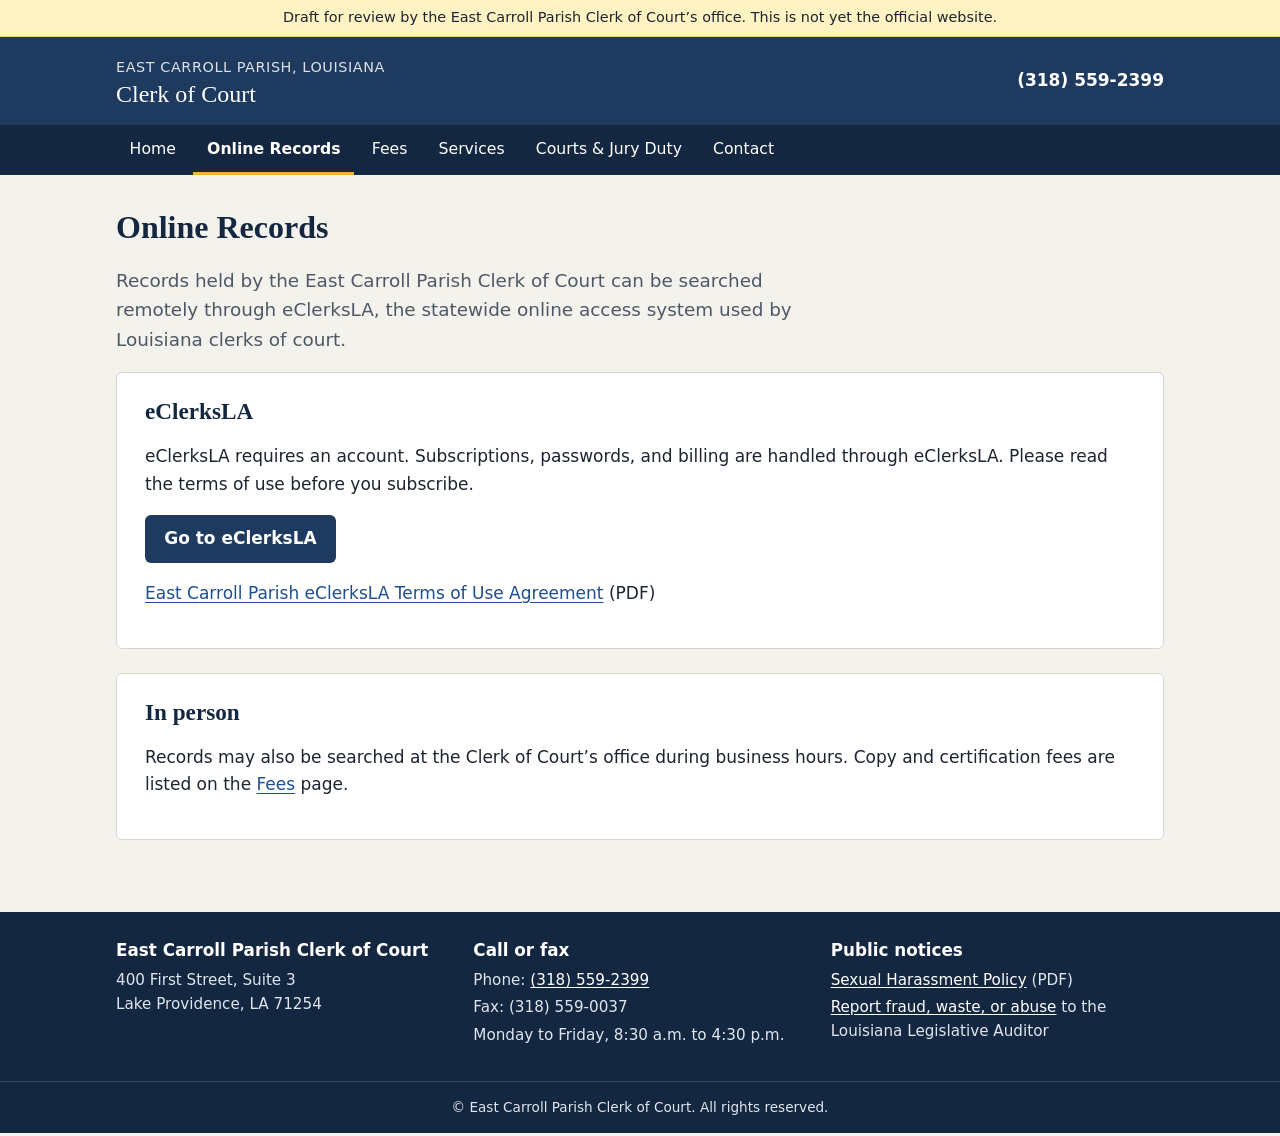
<file: clerk-site/records.html>
<!DOCTYPE html>
<html lang="en">
<head>
<meta charset="utf-8">
<meta name="viewport" content="width=device-width, initial-scale=1">
<title>Online Records | East Carroll Parish Clerk of Court</title>
<meta name="description" content="Search East Carroll Parish land, mortgage, and court records online through eClerksLA.">
<link rel="stylesheet" href="styles.css">
</head>
<body>
<a class="skip-link" href="#main">Skip to main content</a>
<div class="draft-banner" role="note">Draft for review by the East Carroll Parish Clerk of Court&rsquo;s office. This is not yet the official website.</div>
<header class="site-header">
  <div class="wrap">
    <a class="brand" href="index.html">
      <span class="brand-sub">East Carroll Parish, Louisiana</span>
      <span class="brand-name">Clerk of Court</span>
    </a>
    <a class="header-phone" href="tel:+13185592399">(318) 559-2399</a>
  </div>
</header>
<nav class="site-nav" aria-label="Main">
  <ul>
    <li><a href="index.html">Home</a></li>
    <li><a href="records.html" aria-current="page">Online Records</a></li>
    <li><a href="fees.html">Fees</a></li>
    <li><a href="services.html">Services</a></li>
    <li><a href="court.html">Courts &amp; Jury Duty</a></li>
    <li><a href="contact.html">Contact</a></li>
  </ul>
</nav>
<main id="main">
  <div class="wrap">
    <h1>Online Records</h1>
    <p class="lead">Records held by the East Carroll Parish Clerk of Court can be searched remotely through eClerksLA, the statewide online access system used by Louisiana clerks of court.</p>

    <section class="panel">
      <h2>eClerksLA</h2>
      <p>eClerksLA requires an account. Subscriptions, passwords, and billing are handled through eClerksLA. Please read the terms of use before you subscribe.</p>
      <p><a class="button" href="https://www.eclerksla.com/">Go to eClerksLA</a></p>
      <p><a href="policies/eclerksla-terms-of-use.pdf">East Carroll Parish eClerksLA Terms of Use Agreement</a> (PDF)</p>
    </section>

    <section class="panel">
      <h2>In person</h2>
      <p>Records may also be searched at the Clerk of Court&rsquo;s office during business hours. Copy and certification fees are listed on the <a href="fees.html">Fees</a> page.</p>
    </section>
  </div>
</main>
<footer class="site-footer">
  <div class="wrap">
    <div>
      <h2>East Carroll Parish Clerk of Court</h2>
      <address>
        <p>400 First Street, Suite 3<br>Lake Providence, LA 71254</p>
      </address>
    </div>
    <div>
      <h2>Call or fax</h2>
      <p>Phone: <a href="tel:+13185592399">(318) 559-2399</a></p>
      <p>Fax: (318) 559-0037</p>
      <p>Monday to Friday, 8:30 a.m. to 4:30 p.m.</p>
    </div>
    <div>
      <h2>Public notices</h2>
      <p><a href="policies/sexual-harassment-policy.pdf">Sexual Harassment Policy</a> (PDF)</p>
      <p><a href="https://www.lla.la.gov/report-fraud">Report fraud, waste, or abuse</a> to the Louisiana Legislative Auditor</p>
    </div>
  </div>
  <p class="copyright">&copy; East Carroll Parish Clerk of Court. All rights reserved.</p>
</footer>
</body>
</html>
</file>
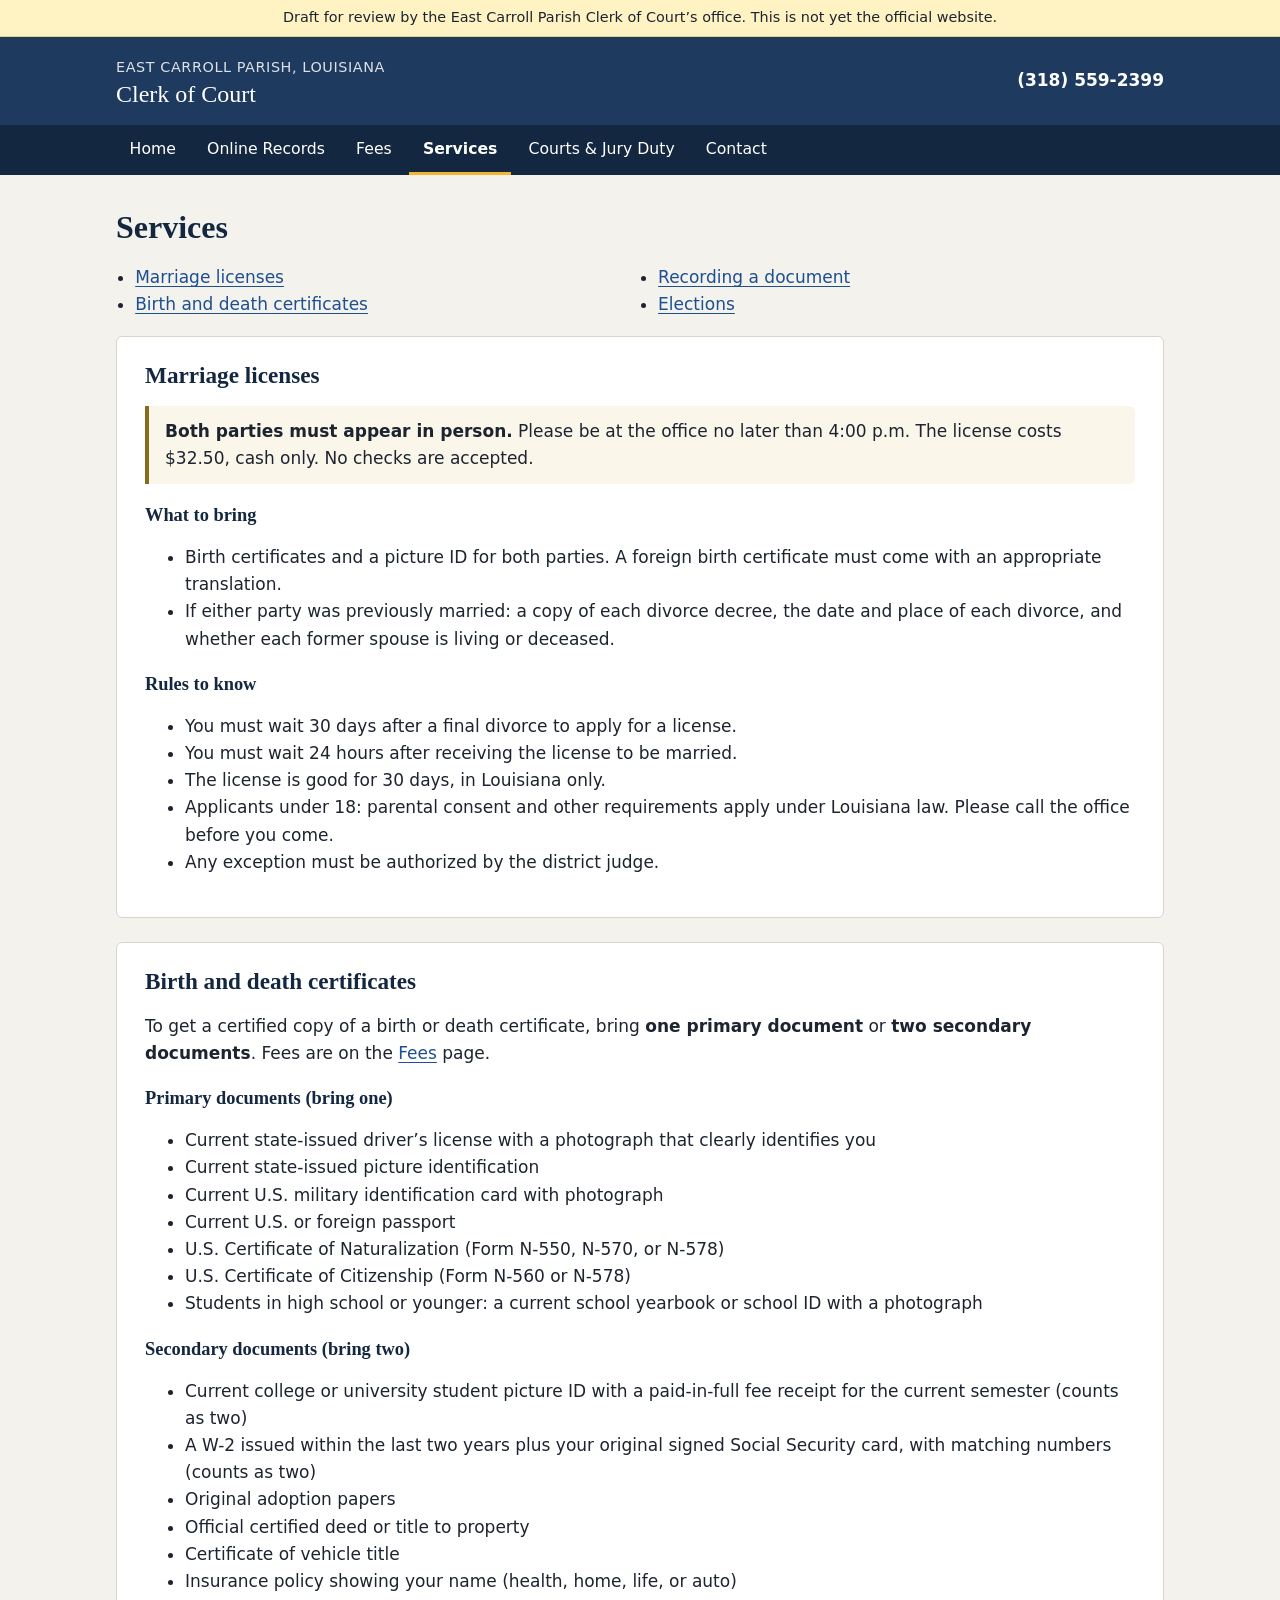
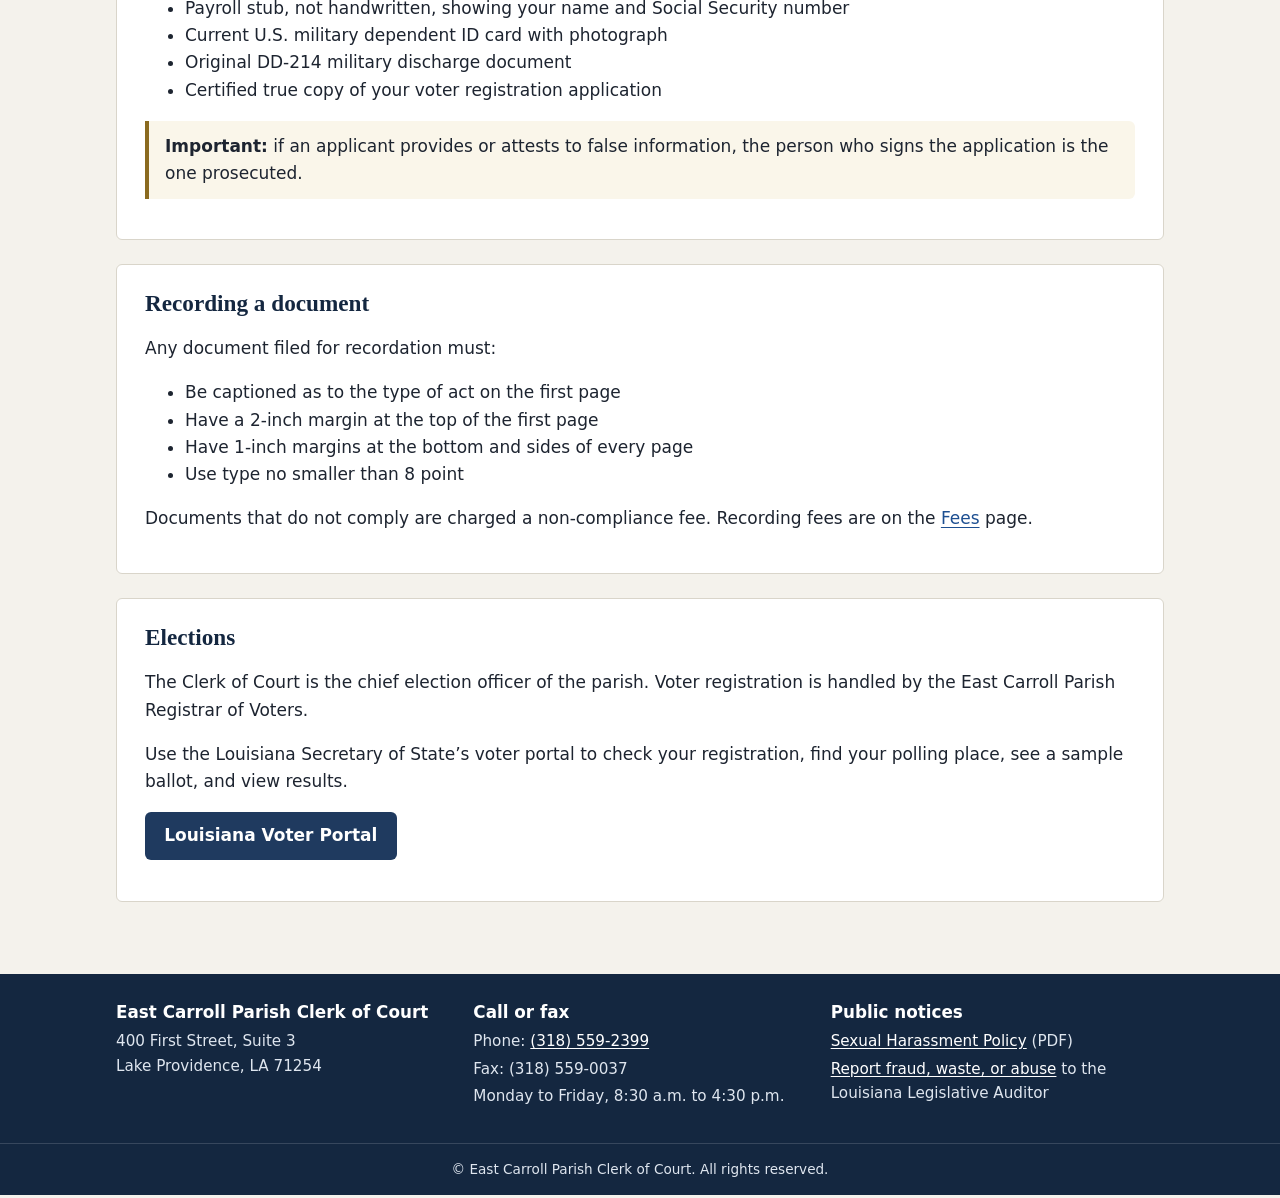
<file: clerk-site/services.html>
<!DOCTYPE html>
<html lang="en">
<head>
<meta charset="utf-8">
<meta name="viewport" content="width=device-width, initial-scale=1">
<title>Services | East Carroll Parish Clerk of Court</title>
<meta name="description" content="Marriage licenses, birth and death certificates, recording requirements, and elections.">
<link rel="stylesheet" href="styles.css">
</head>
<body>
<a class="skip-link" href="#main">Skip to main content</a>
<div class="draft-banner" role="note">Draft for review by the East Carroll Parish Clerk of Court&rsquo;s office. This is not yet the official website.</div>
<header class="site-header">
  <div class="wrap">
    <a class="brand" href="index.html">
      <span class="brand-sub">East Carroll Parish, Louisiana</span>
      <span class="brand-name">Clerk of Court</span>
    </a>
    <a class="header-phone" href="tel:+13185592399">(318) 559-2399</a>
  </div>
</header>
<nav class="site-nav" aria-label="Main">
  <ul>
    <li><a href="index.html">Home</a></li>
    <li><a href="records.html">Online Records</a></li>
    <li><a href="fees.html">Fees</a></li>
    <li><a href="services.html" aria-current="page">Services</a></li>
    <li><a href="court.html">Courts &amp; Jury Duty</a></li>
    <li><a href="contact.html">Contact</a></li>
  </ul>
</nav>
<main id="main">
  <div class="wrap">
    <h1>Services</h1>
    <nav aria-label="On this page">
      <ul class="toc">
        <li><a href="#marriage">Marriage licenses</a></li>
        <li><a href="#vital-records">Birth and death certificates</a></li>
        <li><a href="#recording">Recording a document</a></li>
        <li><a href="#elections">Elections</a></li>
      </ul>
    </nav>

    <section class="panel" id="marriage">
      <h2>Marriage licenses</h2>
      <div class="note"><strong>Both parties must appear in person.</strong> Please be at the office no later than 4:00 p.m. The license costs $32.50, cash only. No checks are accepted.</div>
      <h3>What to bring</h3>
      <ul>
        <li>Birth certificates and a picture ID for both parties. A foreign birth certificate must come with an appropriate translation.</li>
        <li>If either party was previously married: a copy of each divorce decree, the date and place of each divorce, and whether each former spouse is living or deceased.</li>
      </ul>
      <h3>Rules to know</h3>
      <ul>
        <li>You must wait 30 days after a final divorce to apply for a license.</li>
        <li>You must wait 24 hours after receiving the license to be married.</li>
        <li>The license is good for 30 days, in Louisiana only.</li>
        <li>Applicants under 18: parental consent and other requirements apply under Louisiana law. Please call the office before you come.</li>
        <li>Any exception must be authorized by the district judge.</li>
      </ul>
    </section>

    <section class="panel" id="vital-records">
      <h2>Birth and death certificates</h2>
      <p>To get a certified copy of a birth or death certificate, bring <strong>one primary document</strong> or <strong>two secondary documents</strong>. Fees are on the <a href="fees.html#vital">Fees</a> page.</p>
      <h3>Primary documents (bring one)</h3>
      <ul>
        <li>Current state-issued driver&rsquo;s license with a photograph that clearly identifies you</li>
        <li>Current state-issued picture identification</li>
        <li>Current U.S. military identification card with photograph</li>
        <li>Current U.S. or foreign passport</li>
        <li>U.S. Certificate of Naturalization (Form N-550, N-570, or N-578)</li>
        <li>U.S. Certificate of Citizenship (Form N-560 or N-578)</li>
        <li>Students in high school or younger: a current school yearbook or school ID with a photograph</li>
      </ul>
      <h3>Secondary documents (bring two)</h3>
      <ul>
        <li>Current college or university student picture ID with a paid-in-full fee receipt for the current semester (counts as two)</li>
        <li>A W-2 issued within the last two years plus your original signed Social Security card, with matching numbers (counts as two)</li>
        <li>Original adoption papers</li>
        <li>Official certified deed or title to property</li>
        <li>Certificate of vehicle title</li>
        <li>Insurance policy showing your name (health, home, life, or auto)</li>
        <li>Payroll stub, not handwritten, showing your name and Social Security number</li>
        <li>Current U.S. military dependent ID card with photograph</li>
        <li>Original DD-214 military discharge document</li>
        <li>Certified true copy of your voter registration application</li>
      </ul>
      <div class="note"><strong>Important:</strong> if an applicant provides or attests to false information, the person who signs the application is the one prosecuted.</div>
    </section>

    <section class="panel" id="recording">
      <h2>Recording a document</h2>
      <p>Any document filed for recordation must:</p>
      <ul>
        <li>Be captioned as to the type of act on the first page</li>
        <li>Have a 2-inch margin at the top of the first page</li>
        <li>Have 1-inch margins at the bottom and sides of every page</li>
        <li>Use type no smaller than 8 point</li>
      </ul>
      <p>Documents that do not comply are charged a non-compliance fee. Recording fees are on the <a href="fees.html#recording">Fees</a> page.</p>
    </section>

    <section class="panel" id="elections">
      <h2>Elections</h2>
      <p>The Clerk of Court is the chief election officer of the parish. Voter registration is handled by the East Carroll Parish Registrar of Voters.</p>
      <p>Use the Louisiana Secretary of State&rsquo;s voter portal to check your registration, find your polling place, see a sample ballot, and view results.</p>
      <p><a class="button" href="https://voterportal.sos.la.gov/">Louisiana Voter Portal</a></p>
    </section>
  </div>
</main>
<footer class="site-footer">
  <div class="wrap">
    <div>
      <h2>East Carroll Parish Clerk of Court</h2>
      <address>
        <p>400 First Street, Suite 3<br>Lake Providence, LA 71254</p>
      </address>
    </div>
    <div>
      <h2>Call or fax</h2>
      <p>Phone: <a href="tel:+13185592399">(318) 559-2399</a></p>
      <p>Fax: (318) 559-0037</p>
      <p>Monday to Friday, 8:30 a.m. to 4:30 p.m.</p>
    </div>
    <div>
      <h2>Public notices</h2>
      <p><a href="policies/sexual-harassment-policy.pdf">Sexual Harassment Policy</a> (PDF)</p>
      <p><a href="https://www.lla.la.gov/report-fraud">Report fraud, waste, or abuse</a> to the Louisiana Legislative Auditor</p>
    </div>
  </div>
  <p class="copyright">&copy; East Carroll Parish Clerk of Court. All rights reserved.</p>
</footer>
</body>
</html>
</file>
<file: clerk-site/styles.css>
/* East Carroll Parish Clerk of Court: draft site styles.
   One stylesheet, no build step, no external fonts or scripts. */

:root {
  --ink: #1d2430;
  --muted: #4f5866;
  --paper: #ffffff;
  --wash: #f4f2ec;
  --line: #d9d5ca;
  --brand: #1f3a5f;      /* deep navy */
  --brand-dark: #142740;
  --accent: #8a6a1f;     /* muted gold, used sparingly */
  --link: #1d4f91;
  --focus: #f2b632;
  --draft: #fff3c4;
  --radius: 6px;
  --max: 68rem;
  --serif: Georgia, "Times New Roman", serif;
  --sans: system-ui, -apple-system, "Segoe UI", Roboto, Arial, sans-serif;
}

* { box-sizing: border-box; }

html { -webkit-text-size-adjust: 100%; }

body {
  margin: 0;
  font-family: var(--sans);
  font-size: 1.0625rem;
  line-height: 1.6;
  color: var(--ink);
  background: var(--wash);
}

a { color: var(--link); text-underline-offset: 0.15em; }
a:hover { color: var(--brand-dark); }
:focus-visible { outline: 3px solid var(--focus); outline-offset: 2px; }

.skip-link {
  position: absolute; left: -999px; top: 0;
  background: var(--paper); padding: 0.5rem 1rem; z-index: 10;
}
.skip-link:focus { left: 0.5rem; top: 0.5rem; }

/* Draft notice: delete the <div class="draft-banner"> line on each page at launch. */
.draft-banner {
  background: var(--draft);
  border-bottom: 1px solid #e3cf7a;
  text-align: center;
  font-size: 0.9rem;
  padding: 0.4rem 1rem;
}

.wrap { max-width: var(--max); margin: 0 auto; padding: 0 1.25rem; }

/* Header */
.site-header { background: var(--brand); color: #fff; }
.site-header .wrap {
  display: flex; flex-wrap: wrap; align-items: center;
  justify-content: space-between; gap: 0.75rem 2rem;
  padding-top: 1rem; padding-bottom: 1rem;
}
.brand { color: #fff; text-decoration: none; display: block; }
.brand:hover { color: #fff; }
.brand-name { font-family: var(--serif); font-size: 1.5rem; line-height: 1.2; display: block; }
.brand-sub { font-size: 0.9rem; opacity: 0.85; letter-spacing: 0.04em; text-transform: uppercase; }
.header-phone { color: #fff; font-weight: 600; text-decoration: none; white-space: nowrap; }
.header-phone:hover { color: #fff; text-decoration: underline; }

/* Navigation */
.site-nav { background: var(--brand-dark); }
.site-nav ul {
  list-style: none; margin: 0 auto; padding: 0 1.25rem;
  max-width: var(--max); display: flex; flex-wrap: wrap; gap: 0 0.25rem;
}
.site-nav a {
  display: block; color: #fff; text-decoration: none;
  padding: 0.7rem 0.85rem; font-size: 0.98rem;
  border-bottom: 3px solid transparent;
}
.site-nav a:hover { background: rgba(255, 255, 255, 0.08); color: #fff; }
.site-nav a[aria-current="page"] { border-bottom-color: var(--focus); font-weight: 600; }

/* Main content */
main { padding: 2rem 0 3rem; }
.panel {
  background: var(--paper);
  border: 1px solid var(--line);
  border-radius: var(--radius);
  padding: 1.5rem 1.75rem;
  margin-bottom: 1.5rem;
}
h1, h2, h3 { font-family: var(--serif); color: var(--brand-dark); line-height: 1.25; }
h1 { font-size: 2rem; margin: 0 0 0.75rem; }
h2 { font-size: 1.45rem; margin: 1.75rem 0 0.6rem; }
h3 { font-size: 1.15rem; margin: 1.25rem 0 0.4rem; }
.panel > h2:first-child { margin-top: 0; }
.lead { font-size: 1.15rem; color: var(--muted); max-width: 45rem; }

/* Home: welcome and quick tasks */
.hero { background: var(--paper); border-bottom: 1px solid var(--line); }
.hero .wrap { padding-top: 2rem; padding-bottom: 2rem; }
.signature { margin-top: 1rem; font-family: var(--serif); }
.signature strong { display: block; font-size: 1.15rem; }

.tasks {
  display: grid; gap: 1rem;
  grid-template-columns: repeat(auto-fill, minmax(15rem, 1fr));
  margin: 0; padding: 0; list-style: none;
}
.tasks a {
  display: block; height: 100%;
  background: var(--paper); border: 1px solid var(--line);
  border-left: 5px solid var(--brand);
  border-radius: var(--radius); padding: 1rem 1.1rem;
  text-decoration: none; color: var(--ink);
}
.tasks a:hover { border-left-color: var(--accent); box-shadow: 0 2px 8px rgba(0, 0, 0, 0.08); }
.tasks strong { display: block; color: var(--brand-dark); font-size: 1.08rem; margin-bottom: 0.2rem; }
.tasks span { color: var(--muted); font-size: 0.95rem; }

.info-grid { display: grid; gap: 1.5rem; grid-template-columns: repeat(auto-fit, minmax(17rem, 1fr)); }
.info-grid .panel { margin-bottom: 0; }

/* Fee tables */
table { border-collapse: collapse; width: 100%; margin: 0.5rem 0 1rem; }
caption { text-align: left; font-weight: 600; padding-bottom: 0.4rem; color: var(--brand-dark); }
th, td { text-align: left; padding: 0.5rem 0.6rem; border-bottom: 1px solid var(--line); vertical-align: top; }
thead th { background: var(--wash); font-size: 0.92rem; }
td.fee, th.fee { text-align: right; white-space: nowrap; font-variant-numeric: tabular-nums; }

/* Callouts */
.note {
  border-left: 4px solid var(--accent);
  background: #faf6ea;
  padding: 0.75rem 1rem; margin: 1rem 0;
  border-radius: 0 var(--radius) var(--radius) 0;
}
.button {
  display: inline-block; background: var(--brand); color: #fff;
  padding: 0.65rem 1.2rem; border-radius: var(--radius);
  text-decoration: none; font-weight: 600;
}
.button:hover { background: var(--brand-dark); color: #fff; }

details { border: 1px solid var(--line); border-radius: var(--radius); margin: 0.6rem 0; background: var(--paper); }
summary { cursor: pointer; padding: 0.75rem 1rem; font-weight: 600; color: var(--brand-dark); }
details > :not(summary) { margin-left: 1rem; margin-right: 1rem; }
details[open] > summary { border-bottom: 1px solid var(--line); margin-bottom: 0.5rem; }
dl.glossary dt { font-weight: 600; margin-top: 0.6rem; }
dl.glossary dd { margin: 0 0 0.4rem; }

.toc { columns: 2 16rem; padding-left: 1.2rem; }

address { font-style: normal; }

/* Footer */
.site-footer { background: var(--brand-dark); color: #dfe6ef; font-size: 0.95rem; }
.site-footer .wrap {
  display: grid; gap: 1.5rem; grid-template-columns: repeat(auto-fit, minmax(14rem, 1fr));
  padding-top: 1.75rem; padding-bottom: 1.75rem;
}
.site-footer a { color: #fff; }
.site-footer h2 { color: #fff; font-size: 1.05rem; margin: 0 0 0.4rem; font-family: var(--sans); }
.site-footer p { margin: 0.2rem 0; }
.copyright { border-top: 1px solid rgba(255, 255, 255, 0.15); text-align: center; padding: 0.9rem 1rem; font-size: 0.85rem; }

@media (max-width: 40rem) {
  h1 { font-size: 1.6rem; }
  .panel { padding: 1.1rem 1.1rem; }
  .site-nav a { padding: 0.6rem 0.6rem; }
}

@media print {
  .site-nav, .draft-banner, .skip-link, .tasks { display: none; }
  body { background: #fff; }
  .site-header, .site-footer { background: #fff; color: #000; }
  .brand, .header-phone, .site-footer a { color: #000; }
  .panel { border: none; padding: 0; }
  details { border: none; }
  details > * { display: block; }
}
</file>
